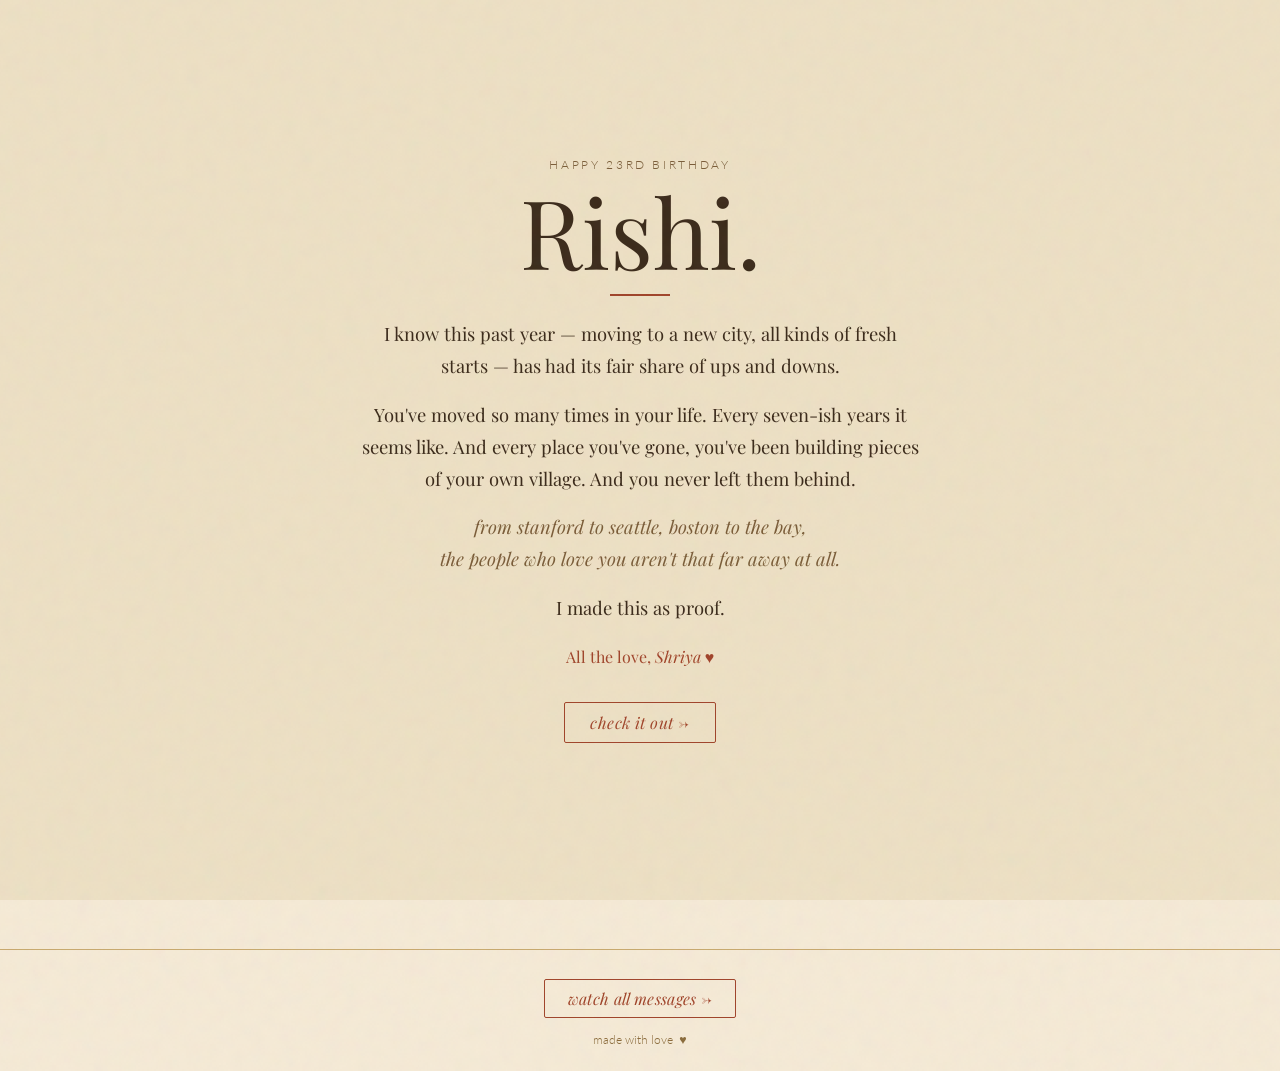
<file: index.html>
<!DOCTYPE html>
<html lang="en">
<head>
  <meta charset="UTF-8" />
  <meta name="viewport" content="width=device-width, initial-scale=1.0" />
  <title>Happy Birthday Rishi</title>
  <link rel="preconnect" href="https://fonts.googleapis.com" />
  <link rel="preconnect" href="https://fonts.gstatic.com" crossorigin />
  <link href="https://fonts.googleapis.com/css2?family=Playfair+Display:ital,wght@0,400;0,700;1,400&family=Lato:wght@300;400&display=swap" rel="stylesheet" />
  <link rel="stylesheet" href="style.css" />
</head>
<body>

  <!-- Film grain overlay -->
  <div class="grain" aria-hidden="true"></div>

  <!-- Intro splash -->
  <div id="intro-splash">
    <div id="intro-content">
      <p class="intro-eyebrow">happy 23rd birthday</p>
      <h1 class="intro-title">Rishi.</h1>
      <div class="intro-rule"></div>
      <p class="intro-body">
        I know this past year — moving to a new city, all kinds of fresh starts —
        has had its fair share of ups and downs.
      </p>
      <p class="intro-body intro-body-2">
        You've moved so many times in your life. Every seven-ish years it seems like.
        And every place you've gone, you've been building pieces of your own village.
        And you never left them behind.
      </p>
      <p class="intro-body intro-body-3">
        from stanford to seattle, boston to the bay,<br>
        the people who love you aren't that far away at all.
      </p>
      <p class="intro-body intro-body-4">
        I made this as proof.
      </p>
      <p class="intro-sign">All the love, <em>Shriya</em> ♥</p>
      <button id="intro-enter">check it out →</button>
    </div>
  </div>

  <!-- Header -->
  <header>
    <h1>a map of the people who love you</h1>
    <p class="header-tagline">Happy Birthday, Rishi ♥</p>
  </header>

  <!-- Timeline filter -->
  <section class="timeline-section">
    <p class="timeline-label">
      Showing friendships started in <span id="yearDisplay">all years</span>
    </p>
    <div class="slider-track-wrap">
      <span class="slider-bound" id="minYearLabel"></span>
      <div class="dual-slider">
        <div class="dual-slider-track"></div>
        <div class="dual-slider-fill" id="sliderFill"></div>
        <input type="range" id="yearSliderMin" min="2000" max="2025" value="2000" step="1" />
        <input type="range" id="yearSliderMax" min="2000" max="2025" value="2025" step="1" />
      </div>
      <span class="slider-bound" id="maxYearLabel"></span>
    </div>
  </section>

  <!-- Map container -->
  <main class="map-container">
    <svg id="us-map" viewBox="-90 -60 1140 720" preserveAspectRatio="xMidYMid meet"
         xmlns="http://www.w3.org/2000/svg">

      <!-- US States — injected from us_map_paths.js -->
      <g id="states-layer" stroke="#b8976a" stroke-width="0.7" stroke-linejoin="round"></g>

      <!-- Connection arcs — over states, under pins -->
      <g id="arcs-layer"></g>

      <!-- Pins layer -->
      <g id="pins-layer"></g>

    </svg>
  </main>

  <!-- Modal overlay -->
  <div id="modal-overlay" class="hidden" role="dialog" aria-modal="true" aria-label="Friend video">
    <div id="modal-box">
      <button id="modal-close" aria-label="Close">&times;</button>
      <div id="modal-video-wrap">
        <iframe id="modal-iframe"
          allow="autoplay; fullscreen"
          allowfullscreen
          frameborder="0"
          src="about:blank">
        </iframe>
      </div>
      <div id="modal-info">
        <h2 id="modal-name"></h2>
        <p id="modal-city"></p>
        <p id="modal-year"></p>
      </div>
    </div>
  </div>

  <footer>
    <a href="videos.html" class="all-videos-btn">watch all messages →</a>
    <p>made with love &nbsp;♥</p>
  </footer>

  <script>
    const splash = document.getElementById('intro-splash');
    function dismissSplash() {
      splash.classList.add('hidden');
      splash.dispatchEvent(new Event('splashDone'));
    }
    document.getElementById('intro-enter').addEventListener('click', dismissSplash);
    window.addEventListener('keydown', dismissSplash, { once: true });
  </script>
  <script src="us_map_paths.js"></script>
  <script src="friends.js"></script>
  <script src="script.js"></script>
</body>
</html>
</file>
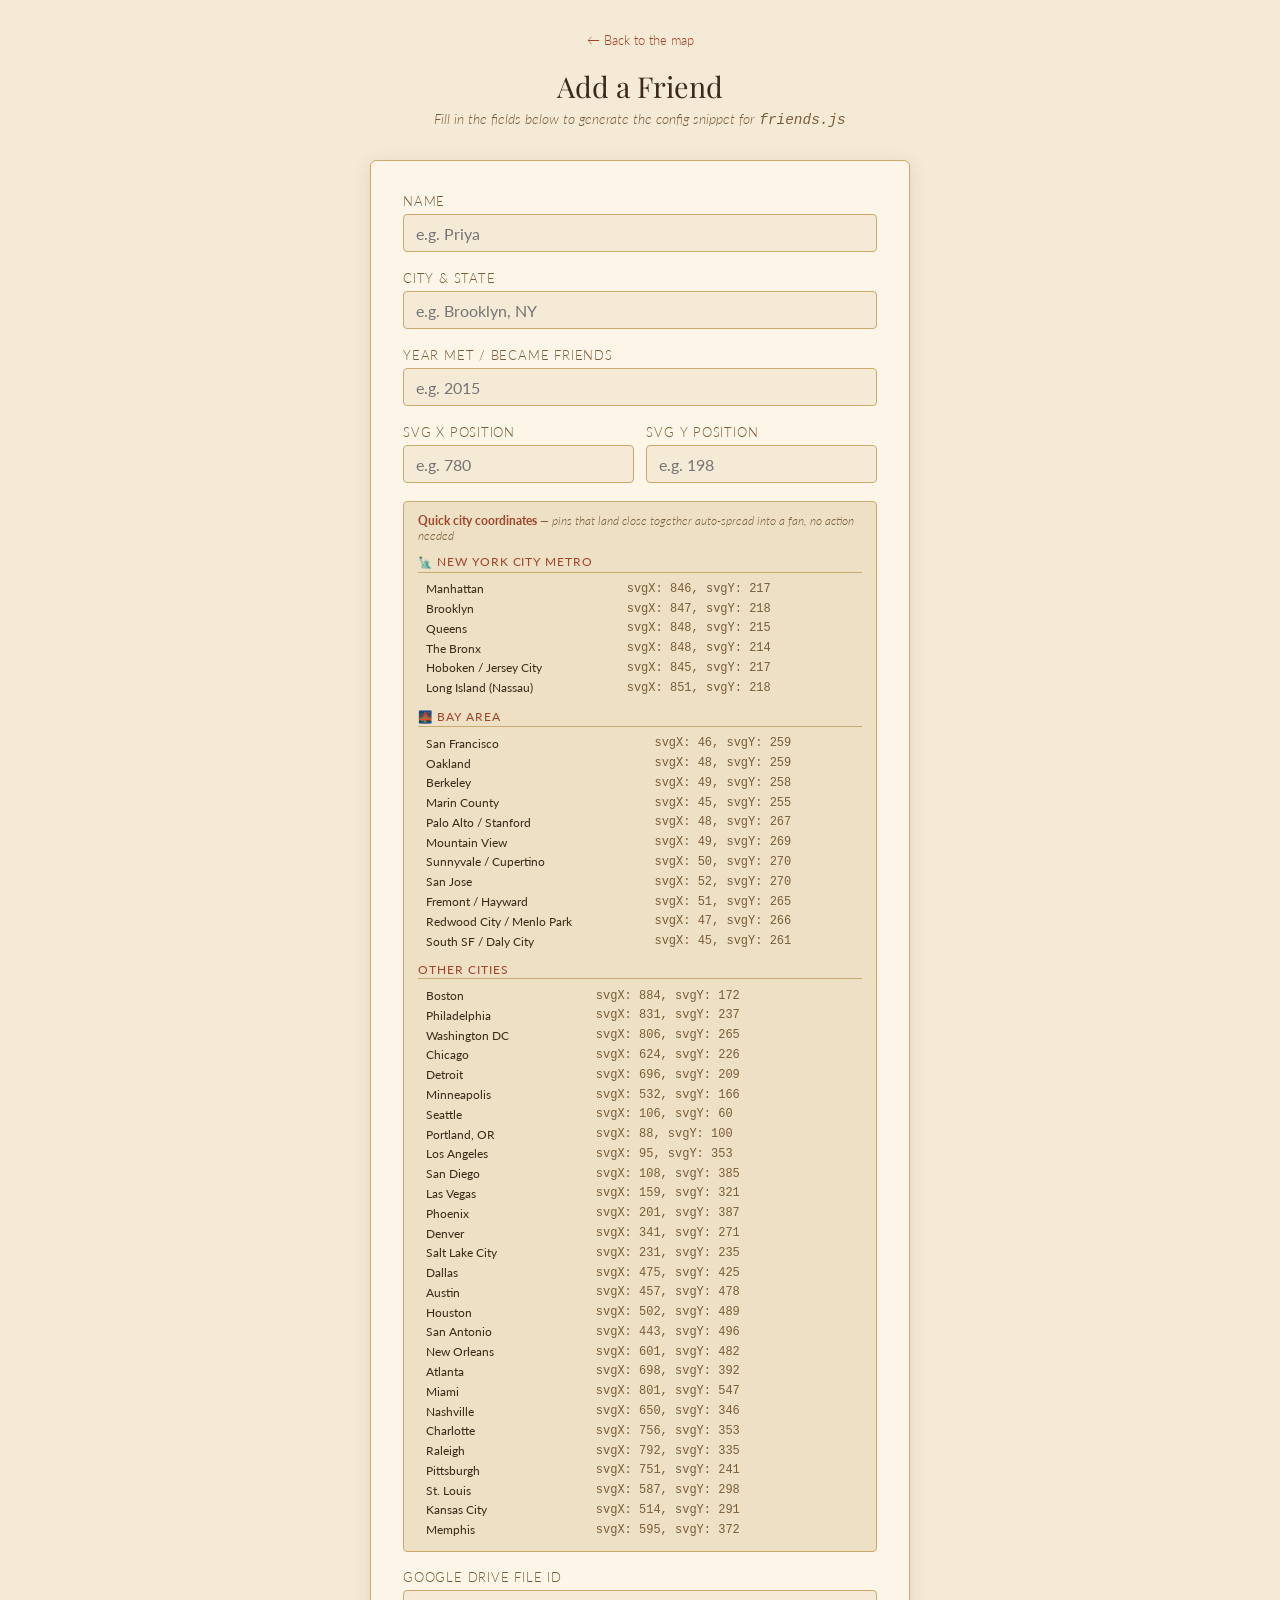
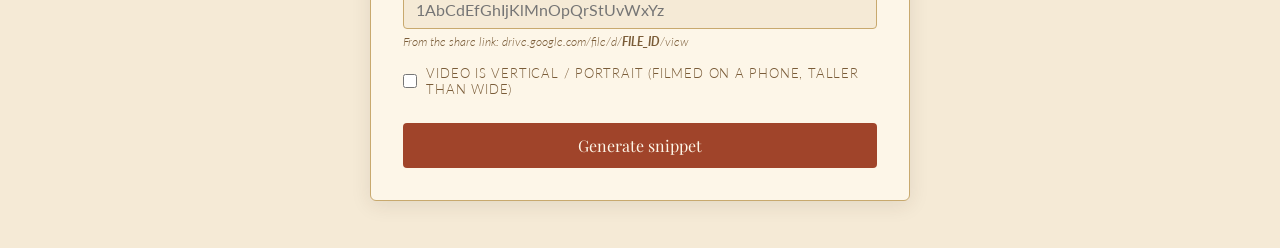
<file: add_friend.html>
<!DOCTYPE html>
<html lang="en">
<head>
  <meta charset="UTF-8" />
  <meta name="viewport" content="width=device-width, initial-scale=1.0" />
  <title>Add a Friend — Birthday Map</title>
  <link rel="preconnect" href="https://fonts.googleapis.com" />
  <link href="https://fonts.googleapis.com/css2?family=Playfair+Display:ital,wght@0,400;0,700;1,400&family=Lato:wght@300;400&display=swap" rel="stylesheet" />
  <style>
    :root {
      --parchment: #f5ead6; --parchment-2: #ede0c4;
      --ink: #3b2a1a; --rust: #a0442a; --tan: #c8a96e;
      --sepia: #7a5c38; --cream: #fdf6e8;
    }
    *, *::before, *::after { box-sizing: border-box; margin: 0; padding: 0; }
    body {
      background: var(--parchment);
      color: var(--ink);
      font-family: 'Lato', sans-serif;
      font-weight: 300;
      min-height: 100vh;
      display: flex;
      flex-direction: column;
      align-items: center;
      padding: 2rem 1rem 3rem;
    }
    h1 {
      font-family: 'Playfair Display', Georgia, serif;
      font-size: 1.8rem;
      font-weight: 400;
      margin-bottom: 0.3rem;
      color: var(--ink);
    }
    .subtitle {
      font-style: italic;
      color: var(--sepia);
      font-size: 0.9rem;
      margin-bottom: 2rem;
    }
    form {
      background: var(--cream);
      border: 1.5px solid var(--tan);
      border-radius: 6px;
      padding: 2rem;
      width: min(540px, 100%);
      display: flex;
      flex-direction: column;
      gap: 1.1rem;
      box-shadow: 0 4px 20px rgba(59,42,26,0.1);
    }
    label {
      display: flex;
      flex-direction: column;
      gap: 0.3rem;
      font-size: 0.82rem;
      letter-spacing: 0.06em;
      text-transform: uppercase;
      color: var(--sepia);
    }
    input {
      font-family: 'Lato', sans-serif;
      font-size: 1rem;
      padding: 0.55rem 0.75rem;
      border: 1.5px solid var(--tan);
      border-radius: 4px;
      background: var(--parchment);
      color: var(--ink);
      outline: none;
      transition: border-color 0.2s;
    }
    input:focus { border-color: var(--rust); }
    .hint {
      font-size: 0.73rem;
      color: var(--sepia);
      font-style: italic;
      text-transform: none;
      letter-spacing: 0;
    }
    .row { display: grid; grid-template-columns: 1fr 1fr; gap: 0.8rem; }
    button {
      margin-top: 0.5rem;
      padding: 0.75rem 1.5rem;
      background: var(--rust);
      color: var(--cream);
      border: none;
      border-radius: 4px;
      font-family: 'Playfair Display', Georgia, serif;
      font-size: 1rem;
      cursor: pointer;
      transition: background 0.2s;
    }
    button:hover { background: #8a3520; }

    #output-section {
      margin-top: 2rem;
      width: min(540px, 100%);
      display: none;
    }
    #output-section h2 {
      font-family: 'Playfair Display', Georgia, serif;
      font-weight: 400;
      font-size: 1.1rem;
      margin-bottom: 0.6rem;
      color: var(--ink);
    }
    #output-section p {
      font-size: 0.82rem;
      color: var(--sepia);
      margin-bottom: 0.6rem;
      font-style: italic;
    }
    #snippet {
      background: #2a1a0e;
      color: #f5d9a8;
      font-family: 'Courier New', monospace;
      font-size: 0.85rem;
      line-height: 1.6;
      padding: 1.1rem 1.3rem;
      border-radius: 5px;
      white-space: pre;
      overflow-x: auto;
    }
    #copy-btn {
      margin-top: 0.7rem;
      background: var(--sepia);
      font-size: 0.85rem;
      padding: 0.5rem 1.1rem;
    }
    #copy-btn:hover { background: var(--rust); }
    #copy-confirm {
      display: inline-block;
      margin-left: 0.75rem;
      font-size: 0.8rem;
      color: var(--rust);
      opacity: 0;
      transition: opacity 0.3s;
      font-style: italic;
    }

    /* coordinate helper */
    .coord-helper {
      background: var(--parchment-2);
      border: 1px solid var(--tan);
      border-radius: 4px;
      padding: 0.7rem 0.9rem;
      font-size: 0.78rem;
      color: var(--sepia);
    }
    .coord-helper strong { color: var(--rust); }
    .coord-table { width: 100%; border-collapse: collapse; margin-top: 0.4rem; }
    .coord-table td { padding: 0.15rem 0.5rem; }
    .coord-table td:first-child { font-weight: 400; color: var(--ink); }
    .coord-table td:last-child { font-family: monospace; font-size: 0.75rem; }

    .metro-group { margin-top: 0.75rem; }
    .metro-label {
      font-size: 0.72rem;
      font-weight: 400;
      text-transform: uppercase;
      letter-spacing: 0.08em;
      color: var(--rust);
      margin-bottom: 0.2rem;
      border-bottom: 1px solid var(--tan);
      padding-bottom: 0.15rem;
    }

    a.back { font-size: 0.82rem; color: var(--rust); text-decoration: none; margin-bottom: 1.2rem; display: block; }
    a.back:hover { text-decoration: underline; }
  </style>
</head>
<body>

  <a class="back" href="index.html">← Back to the map</a>

  <h1>Add a Friend</h1>
  <p class="subtitle">Fill in the fields below to generate the config snippet for <code>friends.js</code></p>

  <form id="friend-form">
    <label>
      Name
      <input type="text" id="f-name" placeholder="e.g. Priya" required />
    </label>

    <label>
      City &amp; State
      <input type="text" id="f-city" placeholder="e.g. Brooklyn, NY" required />
    </label>

    <label>
      Year met / became friends
      <input type="number" id="f-year" placeholder="e.g. 2015" min="1990" max="2030" required />
    </label>

    <div class="row">
      <label>
        SVG X position
        <input type="number" id="f-svgx" placeholder="e.g. 780" required />
      </label>
      <label>
        SVG Y position
        <input type="number" id="f-svgy" placeholder="e.g. 198" required />
      </label>
    </div>

    <div class="coord-helper">
      <strong>Quick city coordinates</strong>
      <span style="font-weight:300; font-style:italic; color:var(--sepia)">
        — pins that land close together auto-spread into a fan, no action needed
      </span>

      <div class="metro-group">
        <div class="metro-label">🗽 New York City metro</div>
        <table class="coord-table">
          <tr><td>Manhattan</td>          <td>svgX: 846, svgY: 217</td></tr>
          <tr><td>Brooklyn</td>           <td>svgX: 847, svgY: 218</td></tr>
          <tr><td>Queens</td>             <td>svgX: 848, svgY: 215</td></tr>
          <tr><td>The Bronx</td>          <td>svgX: 848, svgY: 214</td></tr>
          <tr><td>Hoboken / Jersey City</td><td>svgX: 845, svgY: 217</td></tr>
          <tr><td>Long Island (Nassau)</td><td>svgX: 851, svgY: 218</td></tr>
        </table>
      </div>

      <div class="metro-group">
        <div class="metro-label">🌉 Bay Area</div>
        <table class="coord-table">
          <tr><td>San Francisco</td>      <td>svgX:  46, svgY: 259</td></tr>
          <tr><td>Oakland</td>            <td>svgX:  48, svgY: 259</td></tr>
          <tr><td>Berkeley</td>           <td>svgX:  49, svgY: 258</td></tr>
          <tr><td>Marin County</td>       <td>svgX:  45, svgY: 255</td></tr>
          <tr><td>Palo Alto / Stanford</td><td>svgX: 48, svgY: 267</td></tr>
          <tr><td>Mountain View</td>      <td>svgX:  49, svgY: 269</td></tr>
          <tr><td>Sunnyvale / Cupertino</td><td>svgX: 50, svgY: 270</td></tr>
          <tr><td>San Jose</td>           <td>svgX:  52, svgY: 270</td></tr>
          <tr><td>Fremont / Hayward</td>  <td>svgX:  51, svgY: 265</td></tr>
          <tr><td>Redwood City / Menlo Park</td><td>svgX: 47, svgY: 266</td></tr>
          <tr><td>South SF / Daly City</td><td>svgX: 45, svgY: 261</td></tr>
        </table>
      </div>

      <div class="metro-group">
        <div class="metro-label">Other cities</div>
        <table class="coord-table">
          <tr><td>Boston</td>             <td>svgX: 884, svgY: 172</td></tr>
          <tr><td>Philadelphia</td>       <td>svgX: 831, svgY: 237</td></tr>
          <tr><td>Washington DC</td>      <td>svgX: 806, svgY: 265</td></tr>
          <tr><td>Chicago</td>            <td>svgX: 624, svgY: 226</td></tr>
          <tr><td>Detroit</td>            <td>svgX: 696, svgY: 209</td></tr>
          <tr><td>Minneapolis</td>        <td>svgX: 532, svgY: 166</td></tr>
          <tr><td>Seattle</td>            <td>svgX: 106, svgY:  60</td></tr>
          <tr><td>Portland, OR</td>       <td>svgX:  88, svgY: 100</td></tr>
          <tr><td>Los Angeles</td>        <td>svgX:  95, svgY: 353</td></tr>
          <tr><td>San Diego</td>          <td>svgX: 108, svgY: 385</td></tr>
          <tr><td>Las Vegas</td>          <td>svgX: 159, svgY: 321</td></tr>
          <tr><td>Phoenix</td>            <td>svgX: 201, svgY: 387</td></tr>
          <tr><td>Denver</td>             <td>svgX: 341, svgY: 271</td></tr>
          <tr><td>Salt Lake City</td>     <td>svgX: 231, svgY: 235</td></tr>
          <tr><td>Dallas</td>             <td>svgX: 475, svgY: 425</td></tr>
          <tr><td>Austin</td>             <td>svgX: 457, svgY: 478</td></tr>
          <tr><td>Houston</td>            <td>svgX: 502, svgY: 489</td></tr>
          <tr><td>San Antonio</td>        <td>svgX: 443, svgY: 496</td></tr>
          <tr><td>New Orleans</td>        <td>svgX: 601, svgY: 482</td></tr>
          <tr><td>Atlanta</td>            <td>svgX: 698, svgY: 392</td></tr>
          <tr><td>Miami</td>             <td>svgX: 801, svgY: 547</td></tr>
          <tr><td>Nashville</td>          <td>svgX: 650, svgY: 346</td></tr>
          <tr><td>Charlotte</td>          <td>svgX: 756, svgY: 353</td></tr>
          <tr><td>Raleigh</td>            <td>svgX: 792, svgY: 335</td></tr>
          <tr><td>Pittsburgh</td>         <td>svgX: 751, svgY: 241</td></tr>
          <tr><td>St. Louis</td>          <td>svgX: 587, svgY: 298</td></tr>
          <tr><td>Kansas City</td>        <td>svgX: 514, svgY: 291</td></tr>
          <tr><td>Memphis</td>            <td>svgX: 595, svgY: 372</td></tr>
        </table>
      </div>
    </div>

    <label>
      Google Drive File ID
      <input type="text" id="f-drive" placeholder="1AbCdEfGhIjKlMnOpQrStUvWxYz" required />
      <span class="hint">
        From the share link: drive.google.com/file/d/<strong>FILE_ID</strong>/view
      </span>
    </label>

    <label style="flex-direction: row; align-items: center; gap: 0.6rem; cursor: pointer;">
      <input type="checkbox" id="f-vertical" style="width:16px;height:16px;accent-color:var(--rust);cursor:pointer;" />
      <span>Video is vertical / portrait (filmed on a phone, taller than wide)</span>
    </label>

    <button type="submit">Generate snippet</button>
  </form>

  <div id="output-section">
    <h2>Copy this into <code>friends.js</code></h2>
    <p>Paste it inside the <code>friends = [&nbsp;…&nbsp;]</code> array, after any existing entry.</p>
    <pre id="snippet"></pre>
    <button id="copy-btn" type="button">Copy to clipboard</button>
    <span id="copy-confirm">Copied!</span>
  </div>

  <script>
    const form = document.getElementById('friend-form');
    const outputSection = document.getElementById('output-section');
    const snippet = document.getElementById('snippet');
    const copyBtn = document.getElementById('copy-btn');
    const copyConfirm = document.getElementById('copy-confirm');

    form.addEventListener('submit', function (e) {
      e.preventDefault();
      const name     = document.getElementById('f-name').value.trim();
      const city     = document.getElementById('f-city').value.trim();
      const year     = document.getElementById('f-year').value.trim();
      const svgX     = document.getElementById('f-svgx').value.trim();
      const svgY     = document.getElementById('f-svgy').value.trim();
      const drive    = document.getElementById('f-drive').value.trim()
                         .replace(/.*\/d\/([^\/\?]+).*/,'$1');
      const vertical = document.getElementById('f-vertical').checked;

      const text =
`  {
    name:     "${name}",
    city:     "${city}",
    yearMet:  ${year},
    svgX:     ${svgX},
    svgY:     ${svgY},
    driveId:  "${drive}",${vertical ? '\n    vertical: true,' : ''}
  },`;

      snippet.textContent = text;
      outputSection.style.display = 'block';
      outputSection.scrollIntoView({ behavior: 'smooth', block: 'start' });
    });

    copyBtn.addEventListener('click', function () {
      navigator.clipboard.writeText(snippet.textContent).then(() => {
        copyConfirm.style.opacity = '1';
        setTimeout(() => { copyConfirm.style.opacity = '0'; }, 2000);
      });
    });
  </script>
</body>
</html>
</file>
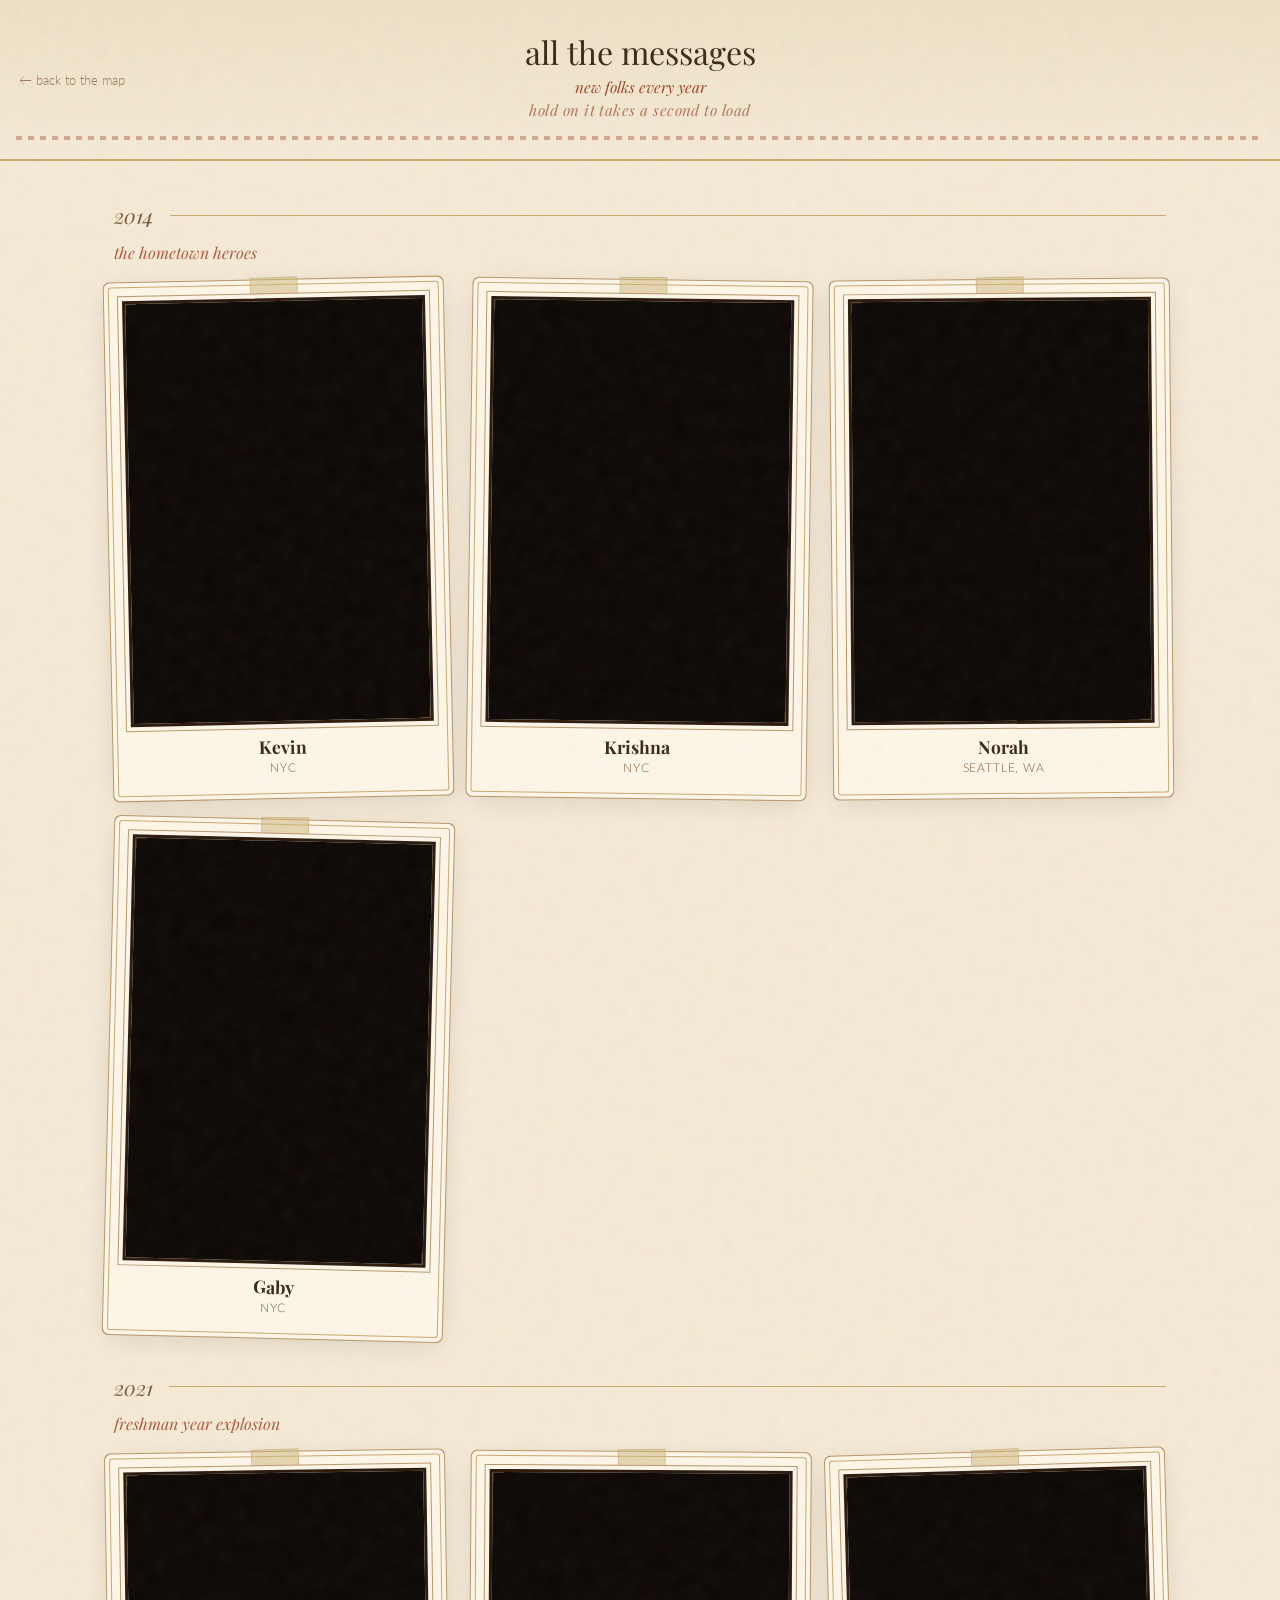
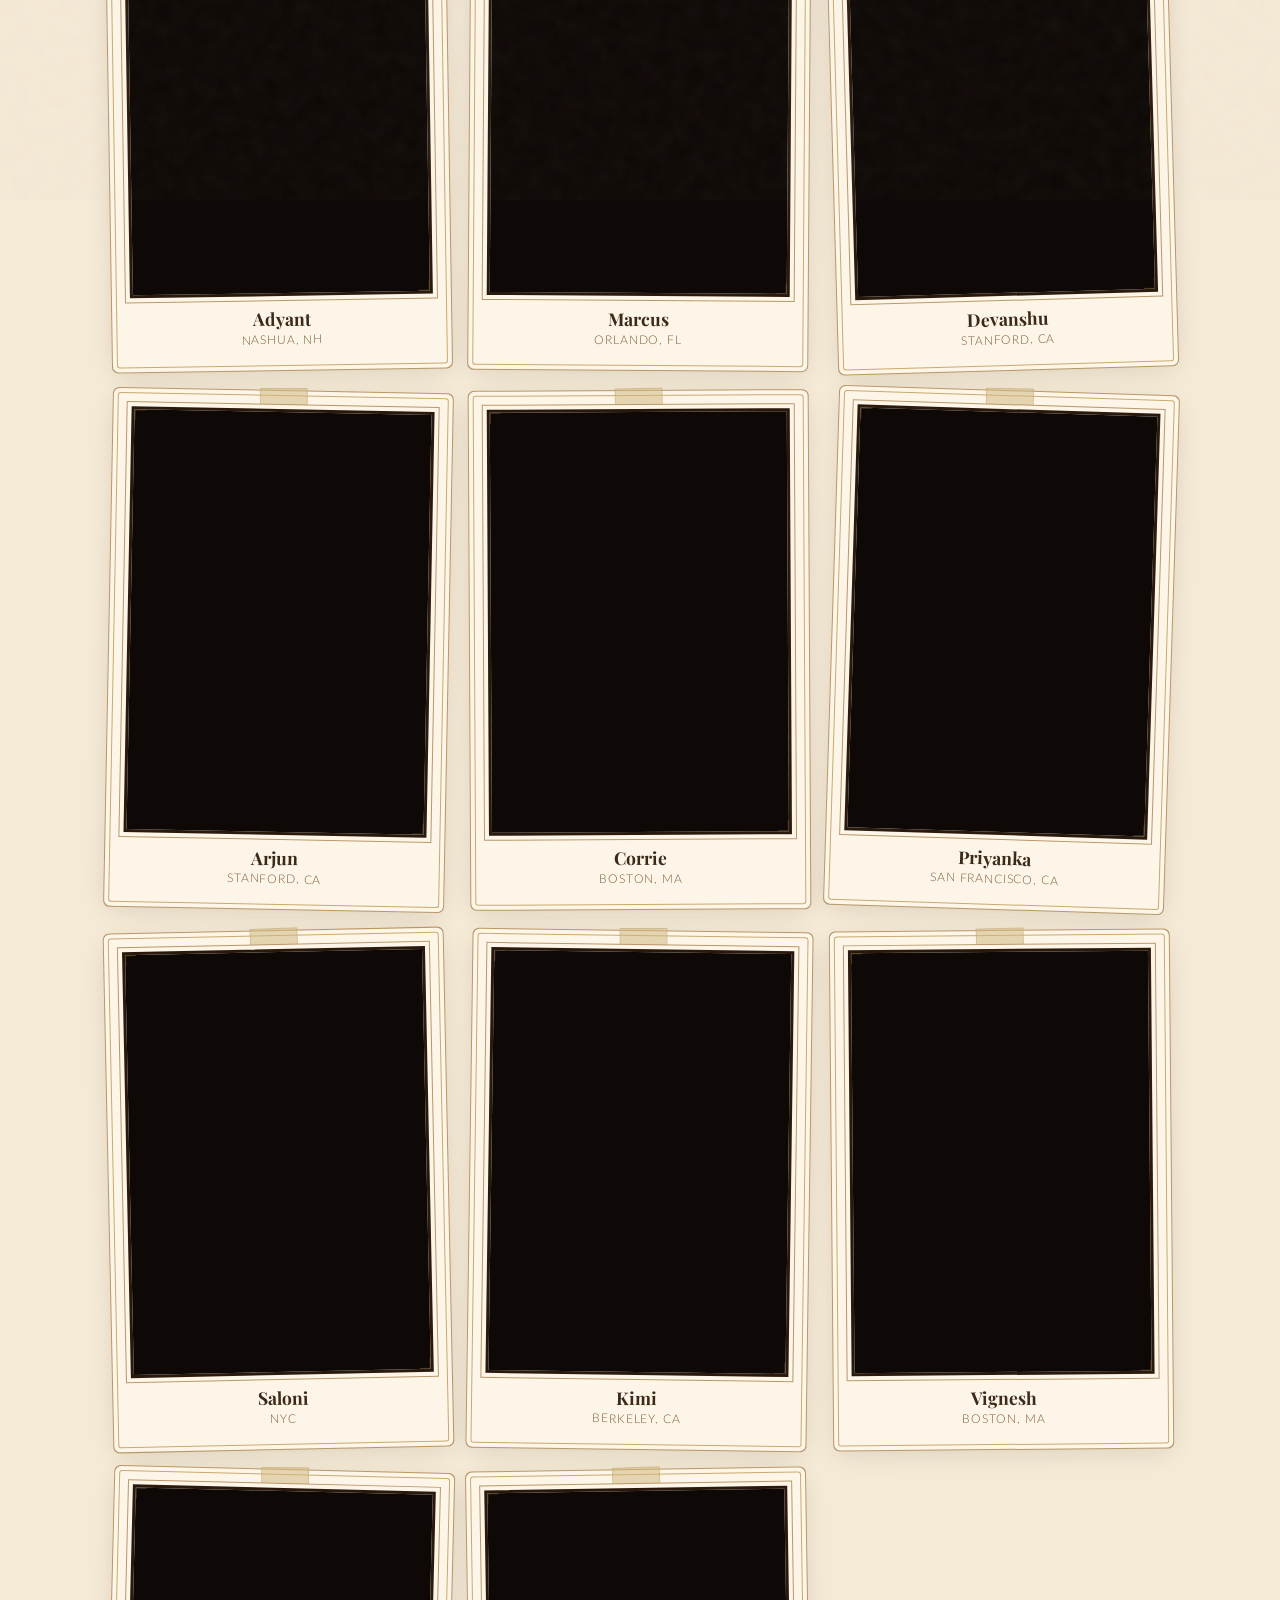
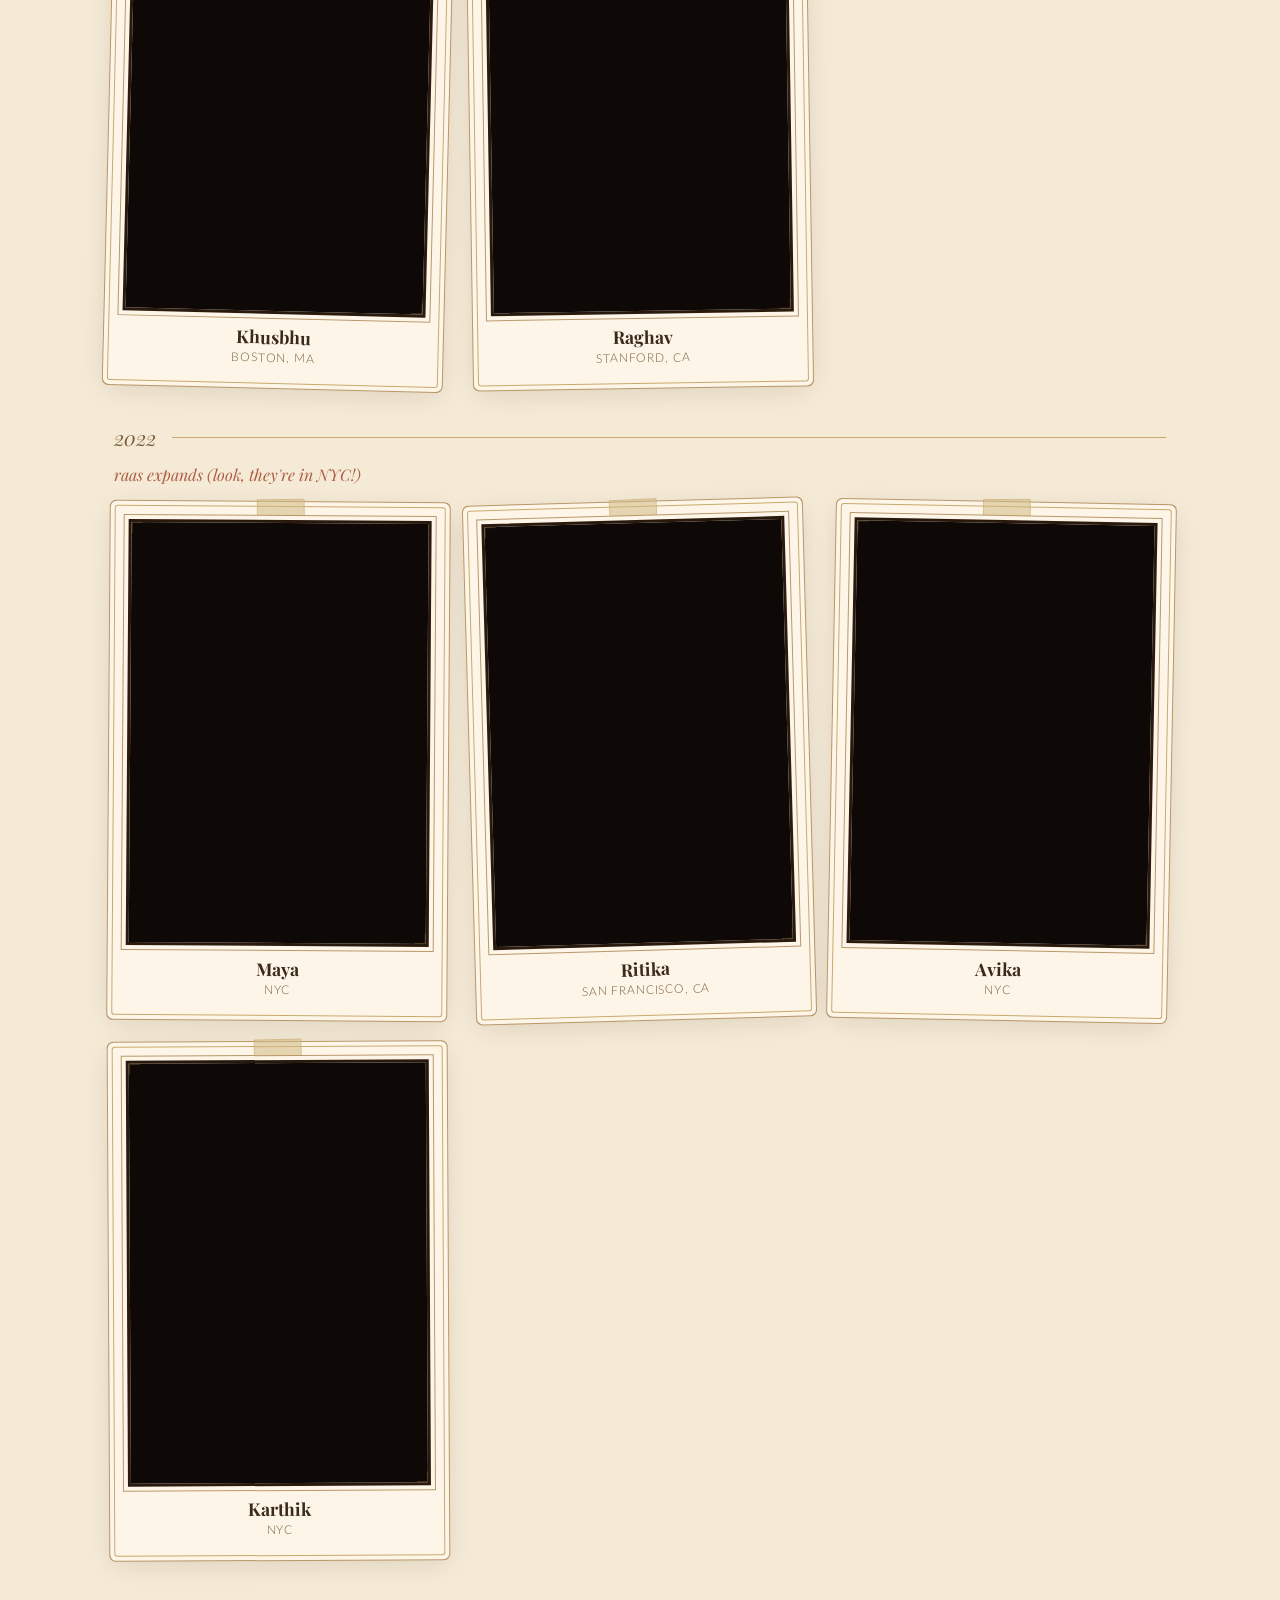
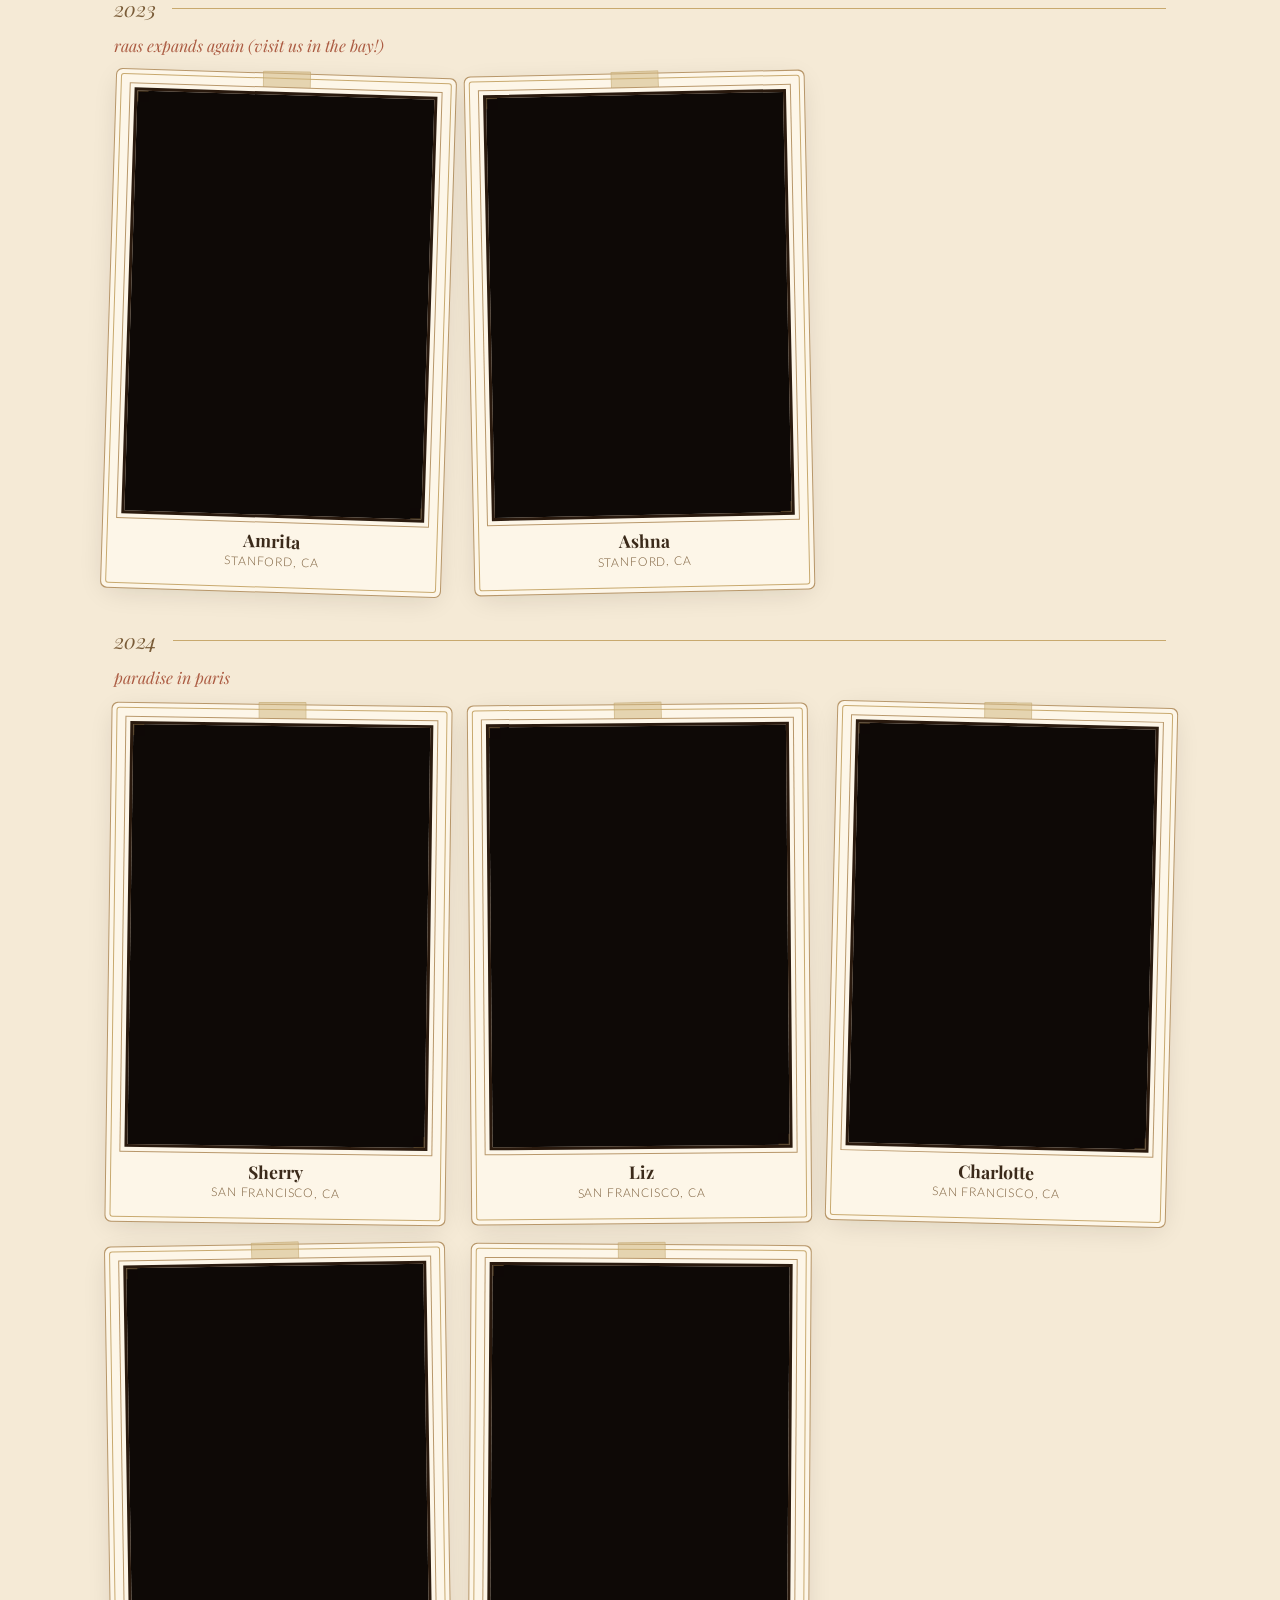
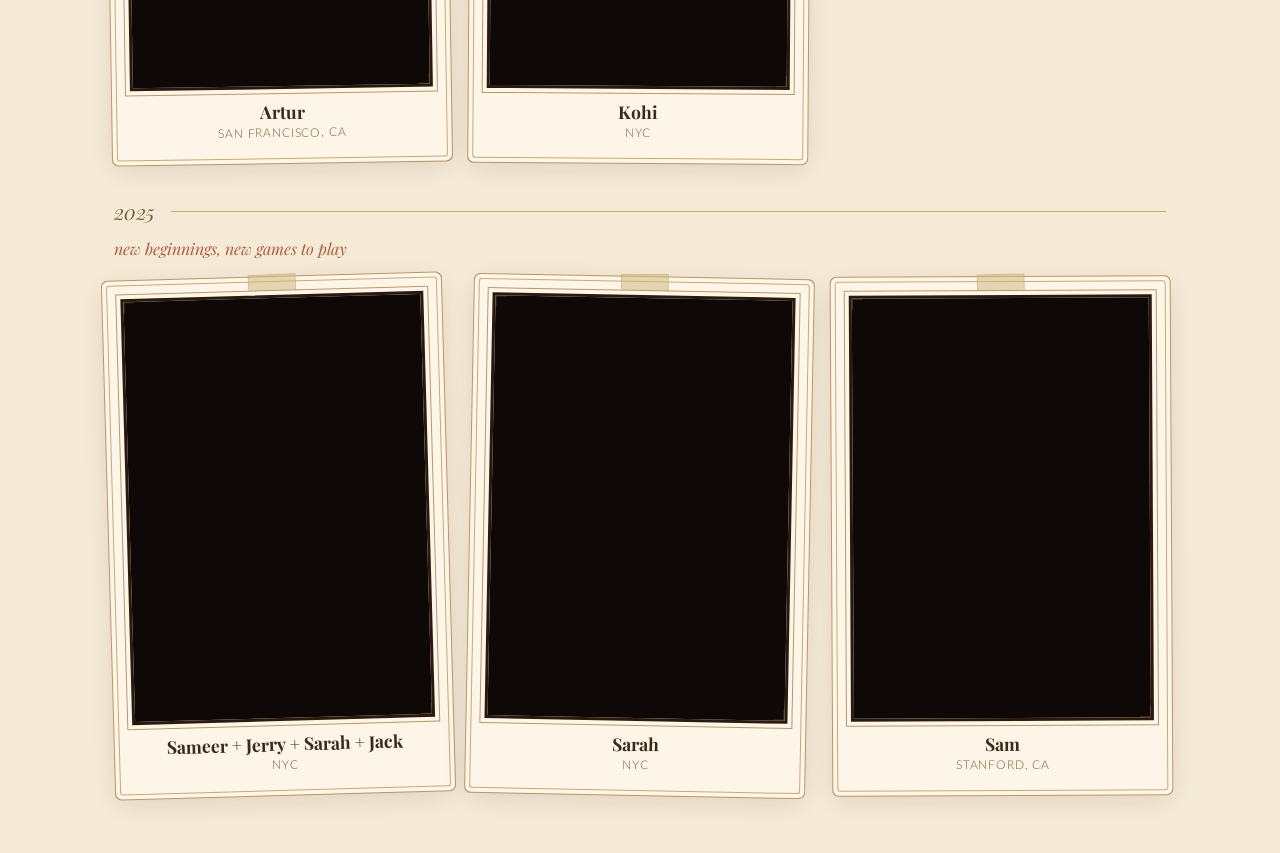
<file: videos.html>
<!DOCTYPE html>
<html lang="en">
<head>
  <meta charset="UTF-8" />
  <meta name="viewport" content="width=device-width, initial-scale=1.0" />
  <title>All Messages — Happy Birthday Rishi</title>
  <link rel="preconnect" href="https://fonts.googleapis.com" />
  <link rel="preconnect" href="https://fonts.gstatic.com" crossorigin />
  <link href="https://fonts.googleapis.com/css2?family=Playfair+Display:ital,wght@0,400;0,700;1,400&family=Lato:wght@300;400&display=swap" rel="stylesheet" />
  <link rel="stylesheet" href="style.css" />
  <style>
    /* ── Page-specific overrides ─────────────────────────── */
    body { padding-bottom: 4rem; }

    .videos-header {
      text-align: center;
      padding: 2rem 1rem 1.2rem;
      background: linear-gradient(180deg, var(--parchment-2) 0%, var(--parchment) 100%);
      border-bottom: 2px solid var(--tan);
      position: relative;
    }
    .videos-header::after {
      content: '';
      display: block;
      height: 4px;
      background: repeating-linear-gradient(
        90deg, var(--rust) 0, var(--rust) 6px, transparent 6px, transparent 12px
      );
      margin-top: 1rem;
      opacity: 0.4;
    }
    .videos-header h1 {
      font-family: 'Playfair Display', Georgia, serif;
      font-size: clamp(1.3rem, 3vw, 2rem);
      font-weight: 400;
      color: var(--ink);
      margin-bottom: 0.3rem;
    }
    .videos-header p {
      font-family: 'Playfair Display', Georgia, serif;
      font-style: italic;
      color: var(--rust);
      font-size: 0.95rem;
    }
    .back-link {
      position: absolute;
      left: 1.2rem;
      top: 50%;
      transform: translateY(-50%);
      font-size: 0.82rem;
      color: var(--sepia);
      text-decoration: none;
      font-family: 'Lato', sans-serif;
      opacity: 0.75;
      transition: opacity 0.2s, color 0.2s;
    }
    .back-link:hover { opacity: 1; color: var(--rust); }
    .back-link::before { content: '← '; }
    .loading-note {
      font-family: 'Lato', sans-serif;
      font-weight: 300;
      font-style: normal;
      font-size: 0.75rem;
      color: var(--sepia);
      opacity: 0.7;
      margin-top: 0.2rem;
      letter-spacing: 0.03em;
    }

    /* ── Year sections ───────────────────────────────────── */
    .year-section { max-width: 1100px; margin: 2.5rem auto 0; padding: 0 1.5rem; }

    .year-heading {
      display: flex;
      align-items: center;
      gap: 1rem;
      margin-bottom: 1.4rem;
    }
    .year-heading span {
      font-family: 'Playfair Display', Georgia, serif;
      font-size: 1.3rem;
      font-weight: 400;
      font-style: italic;
      color: var(--sepia);
      white-space: nowrap;
    }
    .year-heading::after {
      content: '';
      flex: 1;
      height: 1px;
      background: var(--tan);
    }

    /* ── Year subtitle ──────────────────────────────────── */
    .year-subtitle {
      font-family: 'Playfair Display', Georgia, serif;
      font-style: italic;
      font-size: 1rem;
      color: var(--rust);
      margin: -0.6rem 0 1.4rem;
      opacity: 0.85;
    }

    /* ── Card grid ───────────────────────────────────────── */
    .cards-grid {
      display: grid;
      grid-template-columns: repeat(auto-fill, minmax(280px, 1fr));
      gap: 2rem;
    }

    /* ── Individual card ─────────────────────────────────── */
    .video-card {
      background: var(--cream);
      box-shadow:
        0 0 0 1px #c8a96e,
        0 0 0 5px var(--cream),
        0 0 0 6px #b8976a,
        0 6px 28px rgba(30,18,8,0.14);
      border-radius: 2px;
      padding: 1rem 1rem 1.1rem;
      position: relative;
      transition: transform 0.2s, box-shadow 0.2s;
    }
    .video-card:hover {
      transform: translateY(-3px) rotate(0.3deg);
      box-shadow:
        0 0 0 1px #c8a96e,
        0 0 0 5px var(--cream),
        0 0 0 6px #b8976a,
        0 12px 36px rgba(30,18,8,0.22);
    }

    /* Washi tape top-center */
    .video-card::before {
      content: '';
      position: absolute;
      top: -8px;
      left: 50%;
      transform: translateX(-50%) rotate(-1deg);
      width: 48px;
      height: 18px;
      background: rgba(210,185,130,0.55);
      border: 1px solid rgba(180,150,90,0.3);
      border-radius: 1px;
    }

    /* Slight random tilt per card — set via JS */
    .video-frame {
      width: 100%;
      aspect-ratio: 16 / 9;
      background: #0e0906;
      overflow: hidden;
      outline: 3px solid #2a1a0e;
      box-shadow:
        0 0 0 7px var(--cream),
        0 0 0 8px #b8976a;
      position: relative;
    }
    .video-card.vertical .video-frame {
      aspect-ratio: 9 / 16;
      max-height: 420px;
    }
    /* Photo corners */
    .video-frame::before,
    .video-frame::after {
      content: '';
      position: absolute;
      width: 12px; height: 12px;
      border-color: var(--tan-dark);
      border-style: solid;
      opacity: 0.5;
      z-index: 2;
      pointer-events: none;
    }
    .video-frame::before { top: -1px; left: -1px; border-width: 2px 0 0 2px; }
    .video-frame::after  { bottom: -1px; right: -1px; border-width: 0 2px 2px 0; }

    .video-frame iframe {
      width: 100%;
      height: 100%;
      border: none;
      display: block;
    }

    /* Placeholder for TBD videos */
    .video-placeholder {
      width: 100%; height: 100%;
      display: flex; align-items: center; justify-content: center;
      flex-direction: column; gap: 0.4rem;
      color: rgba(255,255,255,0.3);
      font-family: 'Playfair Display', Georgia, serif;
      font-style: italic;
      font-size: 0.85rem;
    }
    .video-placeholder::before { content: '🎬'; font-size: 1.6rem; opacity: 0.4; font-style: normal; }

    .card-info {
      text-align: center;
      margin-top: 0.9rem;
    }
    .card-name {
      font-family: 'Playfair Display', Georgia, serif;
      font-size: 1.1rem;
      font-weight: 700;
      color: var(--ink);
      margin-bottom: 0.1rem;
    }
    .card-city {
      font-size: 0.75rem;
      letter-spacing: 0.07em;
      text-transform: uppercase;
      color: var(--sepia);
    }
  </style>
</head>
<body>

  <div class="grain" aria-hidden="true"></div>

  <header class="videos-header">
    <a class="back-link" href="index.html">back to the map</a>
    <h1>all the messages</h1>
    <p>new folks every year</p>
    <p class="loading-note">hold on it takes a second to load</p>
  </header>

  <div id="videos-root"></div>

  <script src="friends.js"></script>
  <script>
    const root = document.getElementById('videos-root');

    // Sort by yearMet ascending, then group
    const sorted = [...friends].sort((a, b) => a.yearMet - b.yearMet);
    const byYear = {};
    for (const f of sorted) {
      (byYear[f.yearMet] = byYear[f.yearMet] || []).push(f);
    }

    const yearSubtitles = {
      2014: "the hometown heroes",
      2021: "freshman year explosion",
      2022: "raas expands (look, they're in NYC!)",
      2023: "raas expands again (visit us in the bay!)",
      2024: "paradise in paris",
      2025: "new beginnings, new games to play",
    };

    // Slight random tilts for character
    const tilts = [-1.2, 0.8, -0.5, 1.4, -0.9, 0.4, -1.6, 1.1, -0.3, 1.8];
    let tiltIdx = 0;

    for (const year of Object.keys(byYear).sort()) {
      const section = document.createElement('div');
      section.className = 'year-section';

      const heading = document.createElement('div');
      heading.className = 'year-heading';
      heading.innerHTML = `<span>${year}</span>`;
      section.appendChild(heading);

      if (yearSubtitles[year]) {
        const sub = document.createElement('p');
        sub.className = 'year-subtitle';
        sub.textContent = yearSubtitles[year];
        section.appendChild(sub);
      }

      const grid = document.createElement('div');
      grid.className = 'cards-grid';

      for (const friend of byYear[year]) {
        const card = document.createElement('div');
        card.className = 'video-card' + (friend.vertical ? ' vertical' : '');
        const tilt = tilts[tiltIdx++ % tilts.length];
        card.style.transform = `rotate(${tilt}deg)`;

        const frame = document.createElement('div');
        frame.className = 'video-frame';

        const hasDrive = friend.driveId && friend.driveId !== 'TBD' && !friend.driveId.startsWith('REPLACE');

        if (hasDrive) {
          const iframe = document.createElement('iframe');
          const driveUrl = `https://drive.google.com/file/d/${friend.driveId}/preview`;
          iframe.dataset.src = driveUrl;   // hold src until visible
          iframe.allow = 'autoplay; fullscreen';
          iframe.allowFullscreen = true;
          frame.appendChild(iframe);
        } else {
          const ph = document.createElement('div');
          ph.className = 'video-placeholder';
          ph.textContent = 'coming soon';
          frame.appendChild(ph);
        }

        const info = document.createElement('div');
        info.className = 'card-info';
        info.innerHTML = `
          <div class="card-name">${friend.name}</div>
          <div class="card-city">${friend.city}</div>
        `;

        card.appendChild(frame);
        card.appendChild(info);
        grid.appendChild(card);
      }

      section.appendChild(grid);
      root.appendChild(section);
    }

    // Load all iframes sequentially with a gap between each request.
    // Drive rate-limits simultaneous embed requests, causing "Unable to load" errors.
    // We collect all iframes in DOM order and load them one by one with a delay.
    const allIframes = Array.from(document.querySelectorAll('iframe[data-src]'));
    let delay = 800; // start 800ms after page settles
    allIframes.forEach(iframe => {
      setTimeout(() => {
        iframe.src = iframe.dataset.src;
      }, delay);
      delay += 600; // 600ms between each Drive request
    });
  </script>
</body>
</html>
</file>
<file: style.css>
/* ── Reset & base ─────────────────────────────────────────── */
*, *::before, *::after { box-sizing: border-box; margin: 0; padding: 0; }

:root {
  --parchment:   #f5ead6;
  --parchment-2: #ede0c4;
  --ink:         #3b2a1a;
  --rust:        #a0442a;
  --rust-light:  #c96b3a;
  --tan:         #c8a96e;
  --tan-dark:    #8a6a3a;
  --sepia:       #7a5c38;
  --cream:       #fdf6e8;
  --shadow:      rgba(59,42,26,0.18);
  --pin-size:    22px;
}

html { scroll-behavior: smooth; }

body {
  background: var(--parchment);
  color: var(--ink);
  font-family: 'Lato', sans-serif;
  font-weight: 300;
  min-height: 100vh;
  overflow-x: hidden;
  position: relative;
}

/* ── Intro splash ─────────────────────────────────────────── */
#intro-splash {
  position: fixed;
  inset: 0;
  z-index: 900;
  background: var(--parchment-2);
  display: flex;
  align-items: center;
  justify-content: center;
  padding: 2rem;
  transition: opacity 0.9s ease, visibility 0.9s ease;
}
#intro-splash.hidden {
  opacity: 0;
  visibility: hidden;
  pointer-events: none;
}

#intro-content {
  text-align: center;
  max-width: 560px;
}

.intro-eyebrow {
  font-family: 'Lato', sans-serif;
  font-weight: 300;
  letter-spacing: 0.22em;
  text-transform: uppercase;
  font-size: 0.75rem;
  color: var(--sepia);
  margin-bottom: 0.6rem;
  opacity: 0;
  animation: intro-fade-up 0.8s 0.2s ease forwards;
}

.intro-title {
  font-family: 'Playfair Display', Georgia, serif;
  font-size: clamp(3.5rem, 10vw, 6rem);
  font-weight: 400;
  color: var(--ink);
  line-height: 1;
  margin-bottom: 0.4rem;
  opacity: 0;
  animation: intro-fade-up 0.8s 0.5s ease forwards;
}

.intro-rule {
  width: 60px;
  height: 2px;
  background: var(--rust);
  margin: 1rem auto 1.4rem;
  opacity: 0;
  animation: intro-fade-up 0.8s 0.8s ease forwards;
}

.intro-body {
  font-family: 'Playfair Display', Georgia, serif;
  font-size: clamp(0.95rem, 2.2vw, 1.15rem);
  line-height: 1.75;
  color: var(--ink);
  opacity: 0;
  animation: intro-fade-up 0.8s 1.0s ease forwards;
}
.intro-body-2 {
  margin-top: 1rem;
  animation-delay: 1.3s;
}
.intro-body-3 {
  margin-top: 1rem;
  font-style: italic;
  color: var(--sepia);
  animation-delay: 1.6s;
}
.intro-body-4 {
  margin-top: 1rem;
  animation-delay: 1.9s;
}

.intro-sign {
  font-family: 'Playfair Display', Georgia, serif;
  font-size: 1rem;
  color: var(--rust);
  margin-top: 1.4rem;
  opacity: 0;
  animation: intro-fade-up 0.8s 2.2s ease forwards;
}

#intro-enter {
  margin-top: 2.2rem;
  display: inline-block;
  font-family: 'Playfair Display', Georgia, serif;
  font-style: italic;
  font-size: 1rem;
  color: var(--rust);
  background: none;
  border: 1.5px solid var(--rust);
  padding: 0.55rem 1.6rem;
  border-radius: 2px;
  cursor: pointer;
  letter-spacing: 0.03em;
  transition: background 0.2s, color 0.2s;
  opacity: 0;
  animation: intro-fade-up 0.8s 2.6s ease forwards;
}
#intro-enter:hover {
  background: var(--rust);
  color: var(--cream);
}

@keyframes intro-fade-up {
  from { opacity: 0; transform: translateY(14px); }
  to   { opacity: 1; transform: translateY(0); }
}

/* ── Film grain ───────────────────────────────────────────── */
.grain {
  pointer-events: none;
  position: fixed;
  inset: -200%;
  width: 400%;
  height: 400%;
  z-index: 1000;
  opacity: 0.045;
  background-image: url("data:image/svg+xml,%3Csvg viewBox='0 0 256 256' xmlns='http://www.w3.org/2000/svg'%3E%3Cfilter id='n'%3E%3CfeTurbulence type='fractalNoise' baseFrequency='0.9' numOctaves='4' stitchTiles='stitch'/%3E%3C/filter%3E%3Crect width='100%25' height='100%25' filter='url(%23n)'/%3E%3C/svg%3E");
  animation: grain-shift 0.5s steps(1) infinite;
}
@keyframes grain-shift {
  0%   { transform: translate(0, 0); }
  10%  { transform: translate(-3%, -4%); }
  20%  { transform: translate(-6%,  3%); }
  30%  { transform: translate( 4%, -2%); }
  40%  { transform: translate(-2%,  6%); }
  50%  { transform: translate(-5%, -1%); }
  60%  { transform: translate( 3%,  4%); }
  70%  { transform: translate( 5%, -5%); }
  80%  { transform: translate(-4%,  2%); }
  90%  { transform: translate( 2%,  5%); }
  100% { transform: translate(-2%, -3%); }
}

/* ── Header ───────────────────────────────────────────────── */
header {
  text-align: center;
  padding: 2.5rem 1rem 1.5rem;
  background: linear-gradient(180deg, var(--parchment-2) 0%, var(--parchment) 100%);
  border-bottom: 2px solid var(--tan);
  position: relative;
}
header::after {
  content: '';
  display: block;
  height: 4px;
  background: repeating-linear-gradient(
    90deg, var(--rust) 0, var(--rust) 6px, transparent 6px, transparent 12px
  );
  margin-top: 1rem;
  opacity: 0.4;
}

.header-sub {
  font-family: 'Lato', sans-serif;
  font-weight: 300;
  font-style: italic;
  letter-spacing: 0.18em;
  text-transform: uppercase;
  font-size: 0.72rem;
  color: var(--sepia);
  margin-bottom: 0.6rem;
}

header h1 {
  font-family: 'Playfair Display', Georgia, serif;
  font-size: clamp(1.4rem, 3.5vw, 2.4rem);
  font-weight: 400;
  color: var(--ink);
  line-height: 1.25;
  max-width: 700px;
  margin: 0 auto 0.5rem;
}

.header-tagline {
  font-family: 'Playfair Display', Georgia, serif;
  font-style: italic;
  font-size: 1.05rem;
  color: var(--rust);
}

/* ── Timeline slider ──────────────────────────────────────── */
.timeline-section {
  display: flex;
  flex-direction: column;
  align-items: center;
  gap: 0.6rem;
  padding: 1.2rem 1rem 0.8rem;
  background: var(--parchment);
}

.timeline-label {
  font-family: 'Playfair Display', Georgia, serif;
  font-style: italic;
  font-size: 0.9rem;
  color: var(--sepia);
  user-select: none;
}
.timeline-label span {
  color: var(--rust);
  font-weight: 700;
  font-style: normal;
}

.slider-track-wrap {
  display: flex;
  align-items: center;
  gap: 0.75rem;
  width: min(520px, 90vw);
}
.slider-bound {
  font-size: 0.75rem;
  color: var(--tan-dark);
  white-space: nowrap;
  min-width: 2.8rem;
  text-align: center;
}

/* Dual-handle range slider */
.dual-slider {
  position: relative;
  flex: 1;
  height: 6px;
}
.dual-slider-track {
  position: absolute;
  inset: 0;
  border-radius: 3px;
  background: var(--tan);
  opacity: 0.5;
}
.dual-slider-fill {
  position: absolute;
  top: 0; bottom: 0;
  border-radius: 3px;
  background: var(--rust);
  pointer-events: none;
}

/* Both range inputs sit on top of each other */
.dual-slider input[type="range"] {
  -webkit-appearance: none;
  appearance: none;
  position: absolute;
  top: 50%;
  transform: translateY(-50%);
  width: 100%;
  height: 6px;
  background: transparent;
  outline: none;
  border: none;
  cursor: pointer;
  pointer-events: none;   /* thumbs only via thumb pseudo-element */
}
.dual-slider input[type="range"]::-webkit-slider-thumb {
  -webkit-appearance: none;
  appearance: none;
  pointer-events: all;
  width: 20px;
  height: 20px;
  border-radius: 50%;
  background: var(--rust);
  border: 3px solid var(--cream);
  box-shadow: 0 1px 5px var(--shadow);
  cursor: grab;
  transition: transform 0.15s;
  position: relative;
  z-index: 2;
}
.dual-slider input[type="range"]::-webkit-slider-thumb:hover,
.dual-slider input[type="range"]:active::-webkit-slider-thumb {
  transform: scale(1.15);
  cursor: grabbing;
}
.dual-slider input[type="range"]::-moz-range-thumb {
  pointer-events: all;
  width: 20px;
  height: 20px;
  border-radius: 50%;
  background: var(--rust);
  border: 3px solid var(--cream);
  box-shadow: 0 1px 5px var(--shadow);
  cursor: grab;
}

/* ── Map ──────────────────────────────────────────────────── */
.map-container {
  width: 100%;
  max-width: 1100px;
  margin: 0.5rem auto 0;
  padding: 0 0.5rem;
  position: relative;
}

#us-map {
  width: 100%;
  height: auto;
  display: block;
  filter: drop-shadow(0 4px 18px rgba(59,42,26,0.12));
}

/* State fills */
#states-layer path,
#states-layer ellipse {
  fill: var(--parchment-2);
  transition: fill 0.2s;
}
#states-layer path:hover,
#states-layer ellipse:hover {
  fill: var(--tan);
  cursor: default;
}

/* ── Cluster stems ────────────────────────────────────────── */
.cluster-stem {
  stroke: var(--rust);
  stroke-width: 1.5;
  stroke-dasharray: 4 3;
  opacity: 0.7;
  pointer-events: none;
}
.pin-group.faded .cluster-stem { opacity: 0; }

/* ── Connection arcs ──────────────────────────────────────── */
.arc-line {
  fill: none;
  stroke: var(--rust);
  stroke-width: 1.8;
  stroke-dasharray: 5 5;
  opacity: 0;
  transition: opacity 0.6s ease;
  stroke-linecap: round;
}
.arc-line.visible {
  opacity: 0.7;
  animation: dash-march 2s linear infinite;
}
@keyframes dash-march {
  to { stroke-dashoffset: -20; }
}

/* ── Pins ─────────────────────────────────────────────────── */
.pin-group {
  cursor: pointer;
  transition: opacity 0.5s ease;
}
.pin-group.faded {
  opacity: 0.18;
  pointer-events: none;
}

/* Outer ripple on load */
.pin-ripple {
  fill: var(--rust);
  opacity: 0;
  animation: ripple-out 1.8s ease-out infinite;
}
@keyframes ripple-out {
  0%   { r: 8px;  opacity: 0.5; }
  100% { r: 22px; opacity: 0;   }
}

.pin-head {
  fill: var(--rust);
  transition: fill 0.2s, transform 0.2s;
  transform-box: fill-box;
  transform-origin: center bottom;
}
.pin-group:hover .pin-head {
  fill: var(--rust-light);
  filter: drop-shadow(0 2px 6px rgba(160,68,42,0.5));
}
.pin-body {
  stroke: var(--cream);
  stroke-width: 1.5;
  fill: none;
}

/* Bounce animation on page load */
@keyframes pin-bounce {
  0%   { transform: translateY(-30px); opacity: 0; }
  60%  { transform: translateY(4px);   opacity: 1; }
  80%  { transform: translateY(-6px); }
  100% { transform: translateY(0); }
}
.pin-group {
  animation: pin-bounce 0.7s cubic-bezier(.36,.07,.19,.97) both;
}

/* Shared hover tooltip */
.pin-tooltip { pointer-events: none; }
.pin-tooltip text { font-size: 11px; }

/* ── Modal ────────────────────────────────────────────────── */
#modal-overlay {
  position: fixed;
  inset: 0;
  background: rgba(30, 18, 8, 0.82);
  backdrop-filter: blur(4px);
  z-index: 500;
  display: flex;
  align-items: center;
  justify-content: center;
  padding: 1.5rem;
  animation: fade-in 0.25s ease;
}
#modal-overlay.hidden { display: none; }
@keyframes fade-in {
  from { opacity: 0; }
  to   { opacity: 1; }
}

/* Outer scrapbook page — parchment sheet with rough edges */
#modal-box {
  position: relative;
  background: var(--cream);
  width: min(600px, 94vw);          /* default: horizontal */
  max-height: 94vh;
  overflow-y: auto;
  animation: modal-rise 0.32s cubic-bezier(.25,.8,.25,1);

  /* Aged paper layered shadows */
  box-shadow:
    0 0 0 1px #c8a96e,
    0 0 0 5px var(--cream),
    0 0 0 6px #b8976a,
    0 8px 40px rgba(30,18,8,0.55),
    inset 0 0 60px rgba(180,140,80,0.08);

  /* Slightly rotated for that "tossed on a table" scrapbook feel */
  --tilt: -0.6deg;
  transform: rotate(var(--tilt));
  border-radius: 2px;
}
/* Vertical layout */
#modal-box.vertical {
  width: min(360px, 88vw);
}

@keyframes modal-rise {
  from { transform: rotate(var(--tilt)) translateY(28px) scale(0.96); opacity: 0; }
  to   { transform: rotate(var(--tilt)) translateY(0)    scale(1);    opacity: 1; }
}

/* Washi tape strips across top corners */
#modal-box::before,
#modal-box::after {
  content: '';
  position: absolute;
  width: 52px;
  height: 20px;
  background: rgba(210,185,130,0.55);
  border: 1px solid rgba(180,150,90,0.3);
  z-index: 2;
  backdrop-filter: blur(1px);
}
#modal-box::before {
  top: -8px; left: 18px;
  transform: rotate(-3deg);
  border-radius: 1px;
}
#modal-box::after {
  top: -8px; right: 18px;
  transform: rotate(3deg);
  border-radius: 1px;
}

#modal-close {
  position: absolute;
  top: 0.5rem;
  right: 0.6rem;
  background: none;
  border: none;
  font-size: 1.5rem;
  color: var(--sepia);
  cursor: pointer;
  line-height: 1;
  z-index: 10;
  transition: color 0.2s;
  opacity: 0.7;
}
#modal-close:hover { color: var(--rust); opacity: 1; }

/* ── Video frame — the "photo" in the scrapbook ───────────── */
#modal-video-wrap {
  position: relative;
  width: calc(100% - 2rem);  /* inset margins for the paper look */
  margin: 1.6rem auto 0;
  aspect-ratio: 16 / 9;      /* overridden for vertical below */
  background: #0e0906;
  overflow: hidden;

  /* Photo-print border: thick cream mat + thin dark edge */
  outline: 3px solid #2a1a0e;
  box-shadow:
    0 0 0 8px var(--cream),
    0 0 0 9px #b8976a,
    0 4px 18px rgba(30,18,8,0.4);
}
#modal-box.vertical #modal-video-wrap {
  aspect-ratio: 9 / 16;
  max-height: 65vh;
  width: auto;
  margin: 1.6rem auto 0;
  /* for vertical we want the iframe to fill height */
  display: flex;
}

#modal-iframe {
  width: 100%;
  height: 100%;
  flex: 1;
  border: none;
  display: block;
}

/* Photo corner accents */
#modal-video-wrap::before,
#modal-video-wrap::after {
  content: '';
  position: absolute;
  width: 14px;
  height: 14px;
  border-color: var(--tan-dark);
  border-style: solid;
  opacity: 0.6;
  z-index: 2;
  pointer-events: none;
}
#modal-video-wrap::before {
  top: -1px; left: -1px;
  border-width: 2px 0 0 2px;
}
#modal-video-wrap::after {
  bottom: -1px; right: -1px;
  border-width: 0 2px 2px 0;
}

/* ── Info strip ───────────────────────────────────────────── */
#modal-info {
  padding: 0.9rem 1.4rem 1.5rem;
  text-align: center;
  position: relative;
}

/* Handwritten-style rule between video and text */
#modal-info::before {
  content: '';
  display: block;
  width: 40%;
  height: 1px;
  background: var(--tan);
  margin: 0 auto 0.8rem;
  opacity: 0.7;
}

#modal-name {
  font-family: 'Playfair Display', Georgia, serif;
  font-size: 1.5rem;
  font-weight: 700;
  color: var(--ink);
  margin-bottom: 0.15rem;
}
#modal-city {
  font-size: 0.82rem;
  color: var(--sepia);
  letter-spacing: 0.06em;
  text-transform: uppercase;
}
#modal-year {
  font-family: 'Playfair Display', Georgia, serif;
  font-style: italic;
  font-size: 0.82rem;
  color: var(--rust);
  margin-top: 0.2rem;
}

/* ── Footer ───────────────────────────────────────────────── */
footer {
  text-align: center;
  padding: 1.8rem 1rem 1.5rem;
  font-size: 0.78rem;
  color: var(--tan-dark);
  border-top: 1px solid var(--tan);
  margin-top: 1.5rem;
  display: flex;
  flex-direction: column;
  align-items: center;
  gap: 0.9rem;
}
footer code {
  font-size: 0.76rem;
  background: var(--parchment-2);
  padding: 0.1em 0.35em;
  border-radius: 3px;
  color: var(--rust);
}
.all-videos-btn {
  font-family: 'Playfair Display', Georgia, serif;
  font-style: italic;
  font-size: 1rem;
  color: var(--rust);
  text-decoration: none;
  border: 1.5px solid var(--rust);
  padding: 0.5rem 1.4rem;
  border-radius: 2px;
  letter-spacing: 0.02em;
  transition: background 0.2s, color 0.2s;
  background: transparent;
}
.all-videos-btn:hover {
  background: var(--rust);
  color: var(--cream);
}

/* ── Responsive ───────────────────────────────────────────── */
@media (max-width: 600px) {
  header h1 { font-size: 1.25rem; }
  #modal-info { padding: 0.8rem 1rem 1rem; }
  #modal-name { font-size: 1.3rem; }
}
</file>
